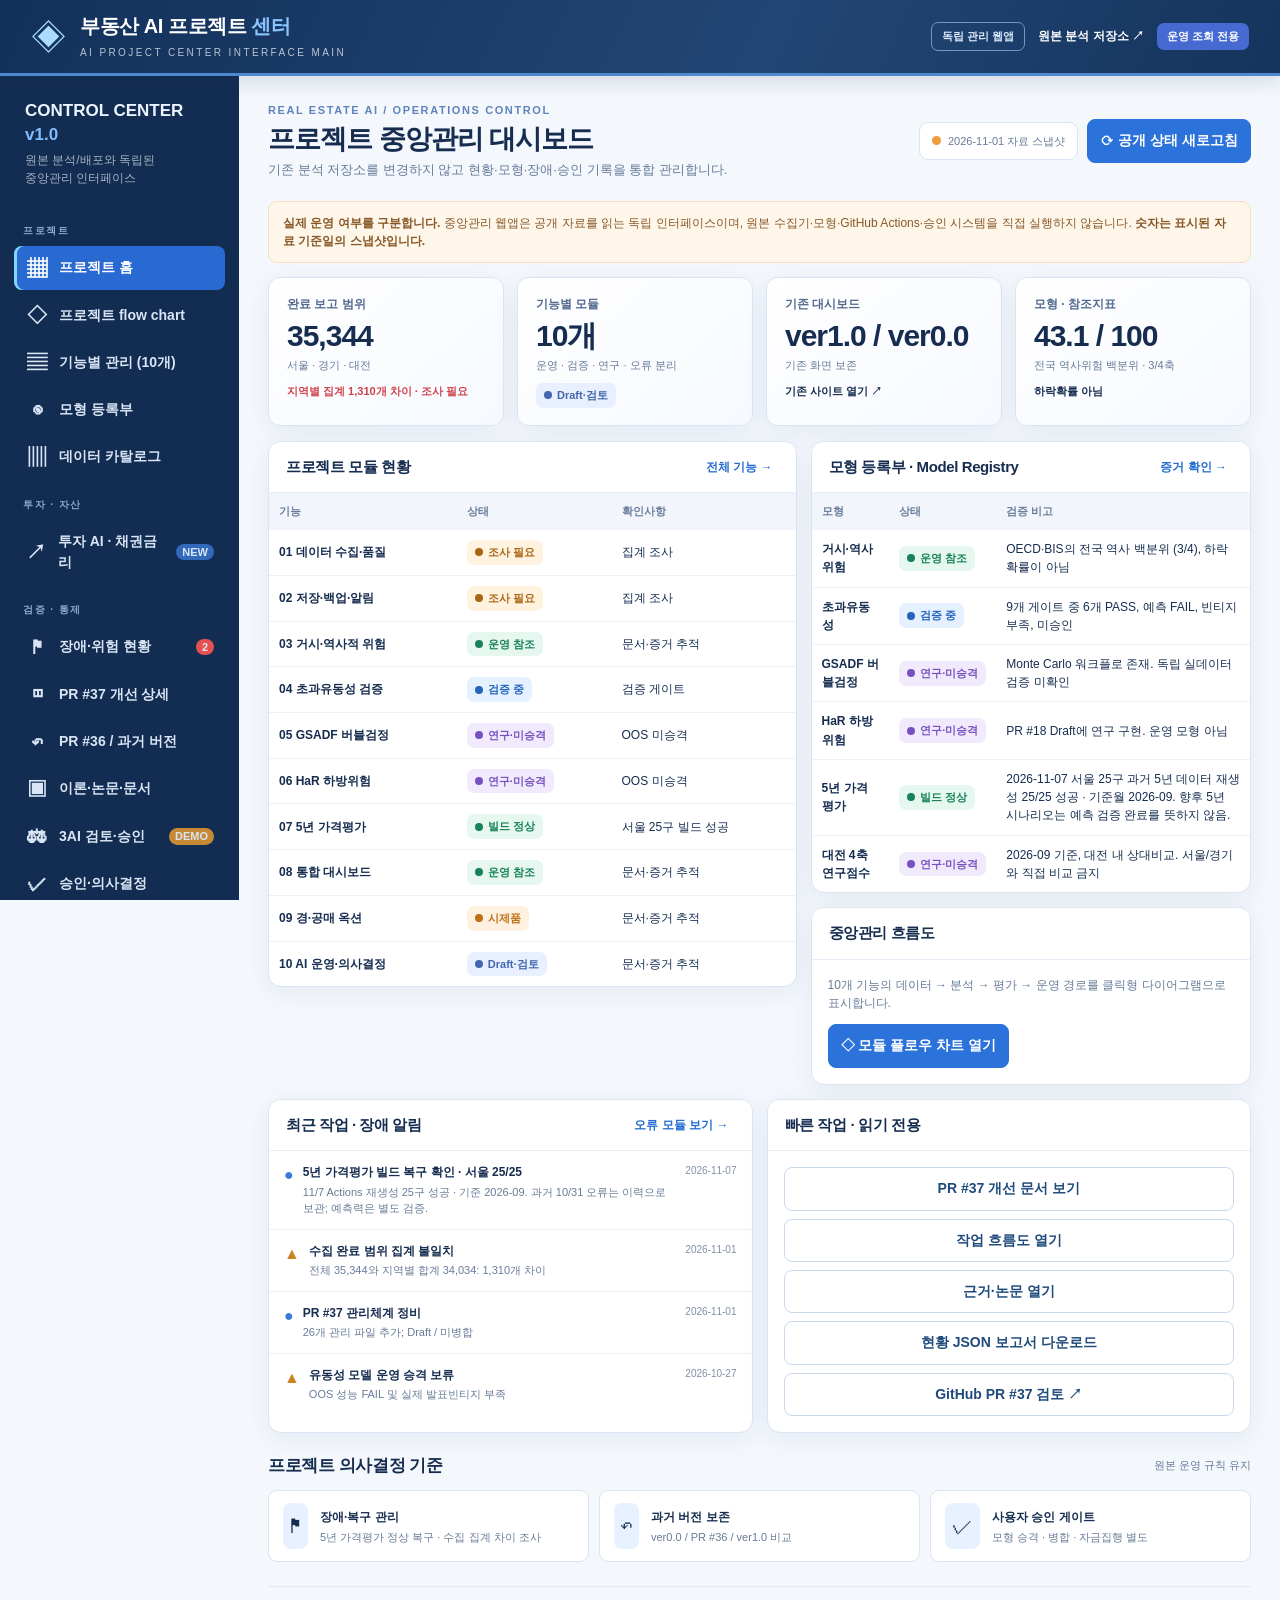
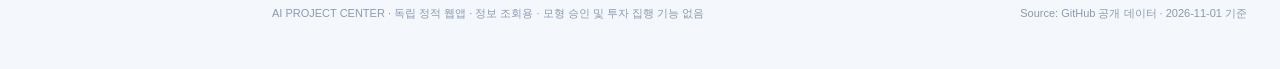
<file: index.html>
<!doctype html>
<html lang="ko">
<head>
  <meta charset="utf-8"/>
  <meta name="viewport" content="width=device-width,initial-scale=1"/>
  <meta name="theme-color" content="#122c53"/>
  <meta name="description" content="독립 GitHub Pages 기반 부동산 AI 프로젝트 중앙관리 및 검증 모니터"/>
  <title>AI Project Center Interface Main | 부동산 AI 프로젝트</title>
  <link rel="icon" href="assets/favicon.svg" type="image/svg+xml"/>
  <link rel="stylesheet" href="assets/styles.css"/>
  <script type="module" src="assets/app.js?v=20261107-valuation"></script>
</head>
<body>
  <header class="topbar">
    <div class="brand"><span class="logo">◈</span><div><strong>부동산 AI 프로젝트 <em>센터</em></strong><small>AI PROJECT CENTER INTERFACE MAIN</small></div></div>
    <div class="top-actions"><span class="tag outline">독립 관리 웹앱</span><a class="top-link" target="_blank" rel="noopener" href="https://github.com/edwardlim1004/realestate_AI_anysis_20260927">원본 분석 저장소 ↗</a><span class="tag draft">운영 조회 전용</span></div>
  </header>
  <div class="layout">
    <aside class="sidebar" id="sidebar">
      <div class="side-title">CONTROL CENTER <span>v1.0</span></div>
      <div class="side-caption">원본 분석/배포와 독립된<br/>중앙관리 인터페이스</div>
      <div class="side-group">프로젝트</div>
      <nav id="nav">
        <a href="#overview" data-view="overview"><span>▦</span>프로젝트 홈</a>
        <a href="#flow" data-view="flow"><span>◇</span>프로젝트 flow chart</a>
        <a href="#modules" data-view="modules"><span>▤</span>기능별 관리 (10개)</a>
        <a href="#models" data-view="models"><span>◉</span>모형 등록부</a>
        <a href="#data" data-view="data"><span>▥</span>데이터 카탈로그</a>
      </nav>
      <div class="side-group">투자 · 자산</div>
      <nav>
        <a href="investment-ai/"><span>↗</span>투자 AI · 채권금리 <b class="nav-count" style="background:#326abb">NEW</b></a>
      </nav>
      <div class="side-group">검증 · 통제</div>
      <nav>
        <a href="#issues" data-view="issues"><span>⚑</span>장애·위험 현황 <b class="nav-count">2</b></a>
        <a href="#pr37" data-view="pr37"><span>◫</span>PR #37 개선 상세</a>
        <a href="#history" data-view="history"><span>↶</span>PR #36 / 과거 버전</a>
        <a href="#docs" data-view="docs"><span>▣</span>이론·논문·문서</a>
        <a href="ai-review.html"><span>⚖</span>3AI 검토·승인 <b class="nav-count" style="background:#c68a36">DEMO</b></a>
        <a href="#approval" data-view="approval"><span>✓</span>승인·의사결정</a>
      </nav>
      <div class="side-footer"><span class="status-dot"></span><span>원본 시스템 변경 없음</span><small>공개 GitHub 정보만 조회</small></div>
    </aside>
    <main id="main">
      <div class="content-head">
        <div><div class="eyebrow">REAL ESTATE AI / OPERATIONS CONTROL</div><h1 id="page-title">프로젝트 중앙관리 대시보드</h1><p id="page-subtitle">서울·경기·대전 분석 프로젝트의 기능, 모델 검증, 작업 증거 및 오류를 통합 조회합니다.</p></div>
        <div class="head-actions"><div class="source-stamp"><span class="status-dot orange"></span><span id="stamp">2026-11-01 자료 스냅샷</span></div><button id="refresh" class="btn primary" type="button">⟳ 공개 상태 새로고침</button></div>
      </div>
      <div id="page" aria-live="polite"></div>
      <footer class="footer">AI PROJECT CENTER · 독립 정적 웹앱 · 정보 조회용 · 모형 승인 및 투자 집행 기능 없음 <span>Source: GitHub 공개 데이터 · 2026-11-01 기준</span></footer>
    </main>
  </div>
  <div id="modal" class="modal" hidden><div class="modal-backdrop" data-close="true"></div><section class="modal-dialog" role="dialog" aria-modal="true" aria-labelledby="modal-title"><header><h2 id="modal-title"></h2><button aria-label="닫기" type="button" id="modal-close">✕</button></header><div id="modal-body"></div></section></div>
  <div id="toast" role="status" aria-live="polite"></div>
</body>
</html>
</file>
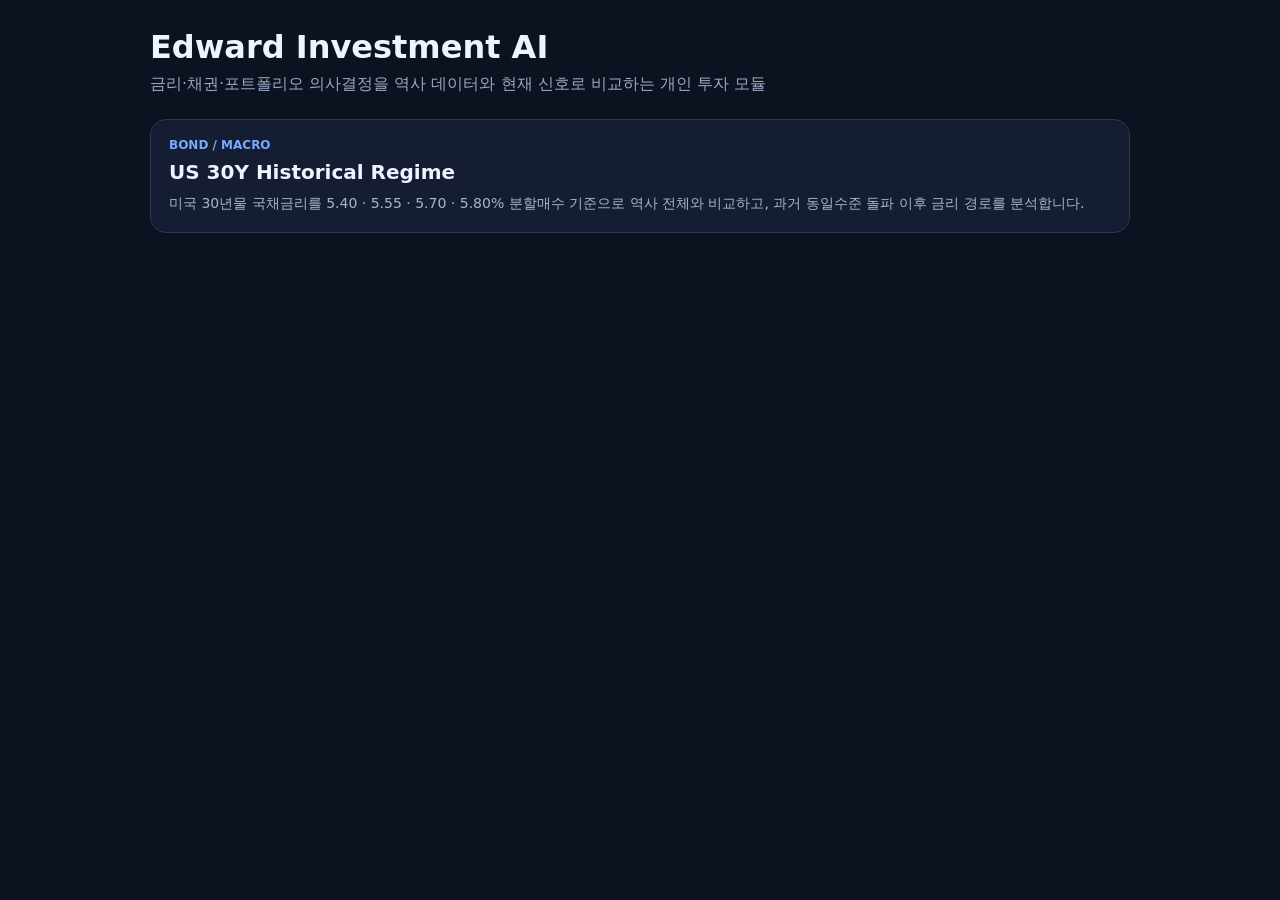
<file: investment-ai/index.html>
<!doctype html>
<html lang="ko">
<head>
<meta charset="utf-8"><meta name="viewport" content="width=device-width,initial-scale=1">
<title>Edward Investment AI</title>
<style>
body{margin:0;background:#0c1220;color:#eef3ff;font-family:system-ui,-apple-system,"Segoe UI",Roboto,"Noto Sans KR",sans-serif}
.wrap{max-width:980px;margin:auto;padding:28px}h1{margin:0 0 8px}.sub{color:#9aa8c2}
.grid{display:grid;grid-template-columns:repeat(auto-fit,minmax(260px,1fr));gap:14px;margin-top:24px}
.card{display:block;text-decoration:none;color:inherit;background:#141d31;border:1px solid #2a3856;border-radius:16px;padding:18px}
.card:hover{border-color:#76a9ff;transform:translateY(-1px)}.tag{font-size:12px;color:#76a9ff;font-weight:700}.title{font-size:20px;font-weight:800;margin:8px 0}.desc{font-size:14px;color:#a9b5ca;line-height:1.6}
</style></head>
<body><div class="wrap">
<h1>Edward Investment AI</h1>
<div class="sub">금리·채권·포트폴리오 의사결정을 역사 데이터와 현재 신호로 비교하는 개인 투자 모듈</div>
<div class="grid">
<a class="card" href="us30y-history/">
  <div class="tag">BOND / MACRO</div>
  <div class="title">US 30Y Historical Regime</div>
  <div class="desc">미국 30년물 국채금리를 5.40 · 5.55 · 5.70 · 5.80% 분할매수 기준으로 역사 전체와 비교하고, 과거 동일수준 돌파 이후 금리 경로를 분석합니다.</div>
</a>
</div>
</div></body></html>
</file>
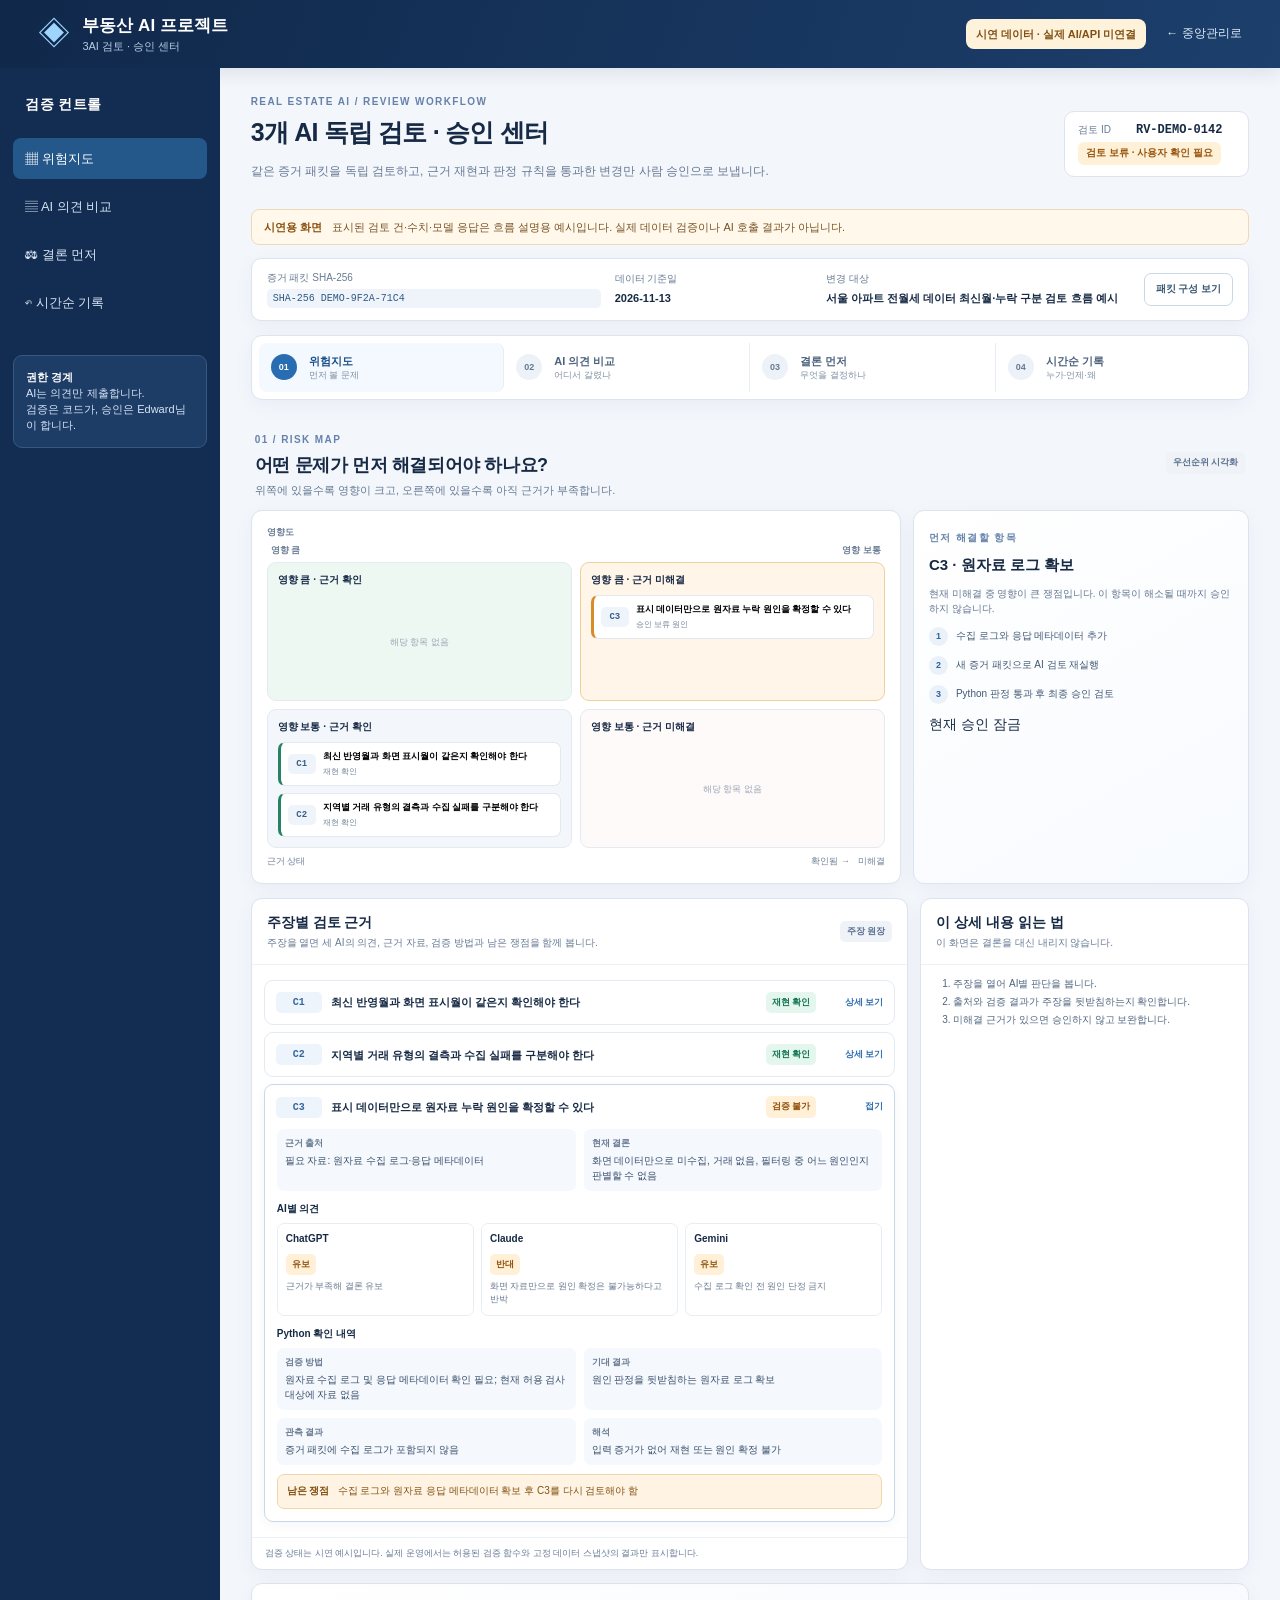
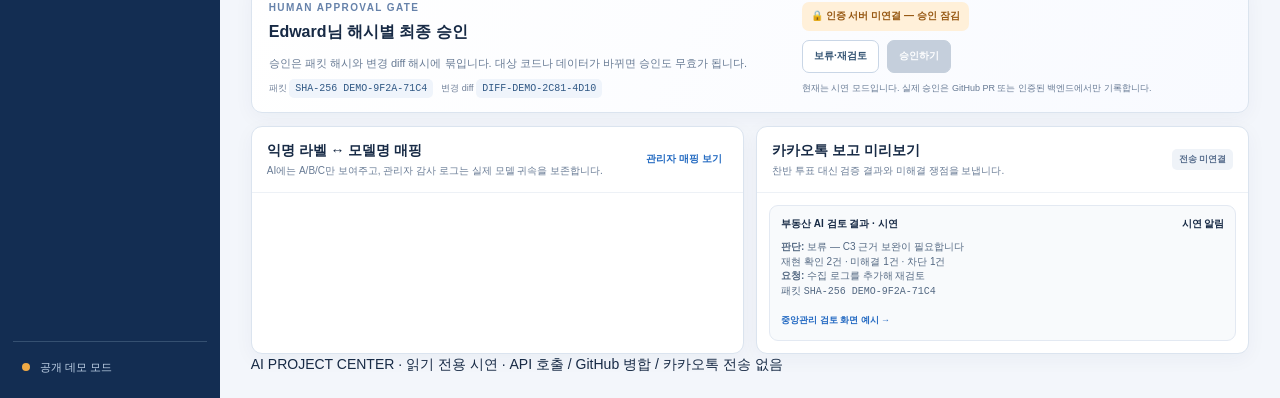
<file: ai-review.html>
<!doctype html>
<html lang="ko">
<head>
  <meta charset="utf-8"/>
  <meta name="viewport" content="width=device-width,initial-scale=1"/>
  <meta name="theme-color" content="#122c53"/>
  <meta name="description" content="부동산 AI 프로젝트의 3개 모델 독립 검토 및 승인 게이트 시연 화면"/>
  <title>3AI 검토·승인 센터 | 부동산 AI 프로젝트</title>
  <link rel="stylesheet" href="assets/ai-review.css"/>
  <script defer src="assets/ai-review.js"></script>
</head>
<body>
  <header class="topbar">
    <a class="brand" href="index.html"><span class="brand-mark">◈</span><span><strong>부동산 AI 프로젝트</strong><small>3AI 검토 · 승인 센터</small></span></a>
    <div class="topbar-right"><span class="demo-tag">시연 데이터 · 실제 AI/API 미연결</span><a class="back-link" href="index.html">← 중앙관리로</a></div>
  </header>
  <div class="shell">
    <aside class="sidebar">
      <div class="side-heading">검증 컨트롤</div>
      <a class="side-link active" href="#view-risk" data-view="risk">▦ 위험지도</a>
      <a class="side-link" href="#view-compare" data-view="compare">▤ AI 의견 비교</a>
      <a class="side-link" href="#view-conclusion" data-view="conclusion">⚖ 결론 먼저</a>
      <a class="side-link" href="#view-timeline" data-view="timeline">↶ 시간순 기록</a>
      <div class="side-note"><b>권한 경계</b><br/>AI는 의견만 제출합니다.<br/>검증은 코드가, 승인은 Edward님이 합니다.</div>
      <div class="sidebar-bottom"><span class="status-dot"></span> 공개 데모 모드</div>
    </aside>
    <main id="overview">
      <section class="page-head">
        <div><div class="eyebrow">REAL ESTATE AI / REVIEW WORKFLOW</div><h1>3개 AI 독립 검토 · 승인 센터</h1><p>같은 증거 패킷을 독립 검토하고, 근거 재현과 판정 규칙을 통과한 변경만 사람 승인으로 보냅니다.</p></div>
        <div class="review-id"><span>검토 ID</span><b id="review-id">불러오는 중</b><span class="state-badge hold" id="review-status">시연 로드 중</span></div>
      </section>
      <div class="demo-banner"><b>시연용 화면</b><span>표시된 검토 건·수치·모델 응답은 흐름 설명용 예시입니다. 실제 데이터 검증이나 AI 호출 결과가 아닙니다.</span></div>
      <section class="packet-bar" aria-label="증거 패킷 정보">
        <div><span class="label">증거 패킷 SHA-256</span><code id="packet-hash">—</code></div>
        <div><span class="label">데이터 기준일</span><b id="as-of">—</b></div>
        <div><span class="label">변경 대상</span><b id="change-target">—</b></div>
        <button class="button secondary" id="packet-button" type="button">패킷 구성 보기</button>
      </section>
      <nav class="view-tabs panel" aria-label="검토 화면 선택" role="tablist">
        <button class="view-tab active" role="tab" aria-selected="true" data-view="risk"><span>01</span><b>위험지도</b><small>먼저 볼 문제</small></button>
        <button class="view-tab" role="tab" aria-selected="false" data-view="compare"><span>02</span><b>AI 의견 비교</b><small>어디서 갈렸나</small></button>
        <button class="view-tab" role="tab" aria-selected="false" data-view="conclusion"><span>03</span><b>결론 먼저</b><small>무엇을 결정하나</small></button>
        <button class="view-tab" role="tab" aria-selected="false" data-view="timeline"><span>04</span><b>시간순 기록</b><small>누가·언제·왜</small></button>
      </nav>
      <section class="view-pane active" id="view-risk" role="tabpanel">
        <div class="view-heading"><div><span class="eyebrow">01 / RISK MAP</span><h2>어떤 문제가 먼저 해결되어야 하나요?</h2><p>위쪽에 있을수록 영향이 크고, 오른쪽에 있을수록 아직 근거가 부족합니다.</p></div><span class="small-tag">우선순위 시각화</span></div>
        <div id="risk-map" class="risk-layout"></div>
      </section>
      <section class="view-pane" id="view-compare" role="tabpanel" hidden>
        <div class="view-heading"><div><span class="eyebrow">02 / AI COMPARISON</span><h2>세 AI가 같은 점과 다른 점</h2><p>먼저 각 AI의 독립 의견을 보고, 익명 교차검토에서 누가 누구의 어떤 주장을 확인했는지 살펴봅니다.</p></div></div>
        <section class="review-switch panel">
          <div><h3>검토 방식</h3><p>교차검토에서는 모델 이름 대신 무작위 라벨을 사용합니다.</p></div>
          <div class="tab-list" role="tablist" aria-label="AI 검토 단계">
            <button class="tab active" role="tab" aria-selected="true" data-tab="independent">독립 검토</button>
            <button class="tab" role="tab" aria-selected="false" data-tab="cross">익명 교차검토</button>
          </div>
        </section>
        <section class="model-grid" id="model-grid"></section>
        <div class="panel compare-claims"><div class="panel-title"><div><h3>주장별 의견 차이</h3><p>표의 주장을 누르면 아래 근거 상세에서 이유와 검증 결과를 확인할 수 있습니다.</p></div></div><div id="compare-claims"></div></div>
      </section>
      <section class="view-pane" id="view-conclusion" role="tabpanel" hidden>
        <div class="view-heading"><div><span class="eyebrow">03 / DECISION</span><h2>현재 결론과 필요한 다음 행동</h2><p>미해결 근거가 있으면 다수 의견이어도 승인을 잠급니다.</p></div></div>
        <section class="decision-summary panel" id="decision-summary" aria-live="polite"></section>
        <section class="steps" aria-label="검토 진행 단계" id="steps"></section>
        <section class="summary-grid" id="summary-cards"></section>
        <aside class="panel gate-panel conclusion-gate" id="decision">
          <div class="panel-title"><div><h3>자동 판정 근거</h3><p>각 규칙이 통과·보류·차단된 이유를 함께 표시합니다.</p></div><span class="gate-icon">⌘</span></div>
          <div id="gates"></div><div class="decision-callout" id="decision-callout"></div>
        </aside>
      </section>
      <section class="view-pane" id="view-timeline" role="tabpanel" hidden>
        <div class="view-heading"><div><span class="eyebrow">04 / AUDIT TRAIL</span><h2>검토가 진행된 순서</h2><p>각 기록에 담당자, 시각, 실행 방법, 이유와 결과를 표시합니다.</p></div><span class="small-tag">시각순 기록</span></div>
        <section class="panel event-panel" id="activity"><div id="event-timeline" class="event-timeline"></div></section>
      </section>
      <section class="content-grid" id="evidence">
        <div class="panel evidence-panel">
          <div class="panel-title"><div><h2>주장별 검토 근거</h2><p>주장을 열면 세 AI의 의견, 근거 자료, 검증 방법과 남은 쟁점을 함께 봅니다.</p></div><span class="small-tag">주장 원장</span></div>
          <div id="claim-cards" class="claim-cards"></div>
          <p class="table-foot">검증 상태는 시연 예시입니다. 실제 운영에서는 허용된 검증 함수와 고정 데이터 스냅샷의 결과만 표시합니다.</p>
        </div>
        <aside class="panel guide-panel"><div class="panel-title"><div><h2>이 상세 내용 읽는 법</h2><p>이 화면은 결론을 대신 내리지 않습니다.</p></div></div><ol><li>주장을 열어 AI별 판단을 봅니다.</li><li>출처와 검증 결과가 주장을 뒷받침하는지 확인합니다.</li><li>미해결 근거가 있으면 승인하지 않고 보완합니다.</li></ol></aside>
      </section>
      <section class="panel approval-panel">
        <div class="approval-copy"><div class="eyebrow">HUMAN APPROVAL GATE</div><h2>Edward님 해시별 최종 승인</h2><p>승인은 패킷 해시와 변경 diff 해시에 묶입니다. 대상 코드나 데이터가 바뀌면 승인도 무효가 됩니다.</p><div class="hash-pair"><span>패킷 <code id="approval-packet-hash">—</code></span><span>변경 diff <code id="diff-hash">—</code></span></div></div>
        <div class="approval-actions"><span class="approval-lock" id="approval-lock">🔒 인증 서버 미연결 — 승인 잠김</span><div><button class="button secondary" id="hold-button" type="button">보류·재검토</button><button class="button approve" id="approve-button" type="button" disabled>승인하기</button></div><small>현재는 시연 모드입니다. 실제 승인은 GitHub PR 또는 인증된 백엔드에서만 기록합니다.</small></div>
      </section>
      <section class="bottom-grid">
        <div class="panel" id="audit"><div class="panel-title"><div><h2>익명 라벨 ↔ 모델명 매핑</h2><p>AI에는 A/B/C만 보여주고, 관리자 감사 로그는 실제 모델 귀속을 보존합니다.</p></div><button class="text-button" id="mapping-toggle" type="button" aria-expanded="false">관리자 매핑 보기</button></div><div id="mapping-body" hidden></div></div>
        <div class="panel kakao-panel"><div class="panel-title"><div><h2>카카오톡 보고 미리보기</h2><p>찬반 투표 대신 검증 결과와 미해결 쟁점을 보냅니다.</p></div><span class="small-tag">전송 미연결</span></div><div id="kakao-preview"></div></div>
      </section>
      <footer>AI PROJECT CENTER · 읽기 전용 시연 · API 호출 / GitHub 병합 / 카카오톡 전송 없음</footer>
    </main>
  </div>
  <dialog id="info-dialog"><form method="dialog"><header><h2 id="dialog-title">상세 정보</h2><button class="icon-close" aria-label="닫기">×</button></header><div id="dialog-content"></div><button class="button secondary dialog-close">닫기</button></form></dialog>
</body>
</html>
</file>
<file: assets/styles.css>
:root{--ink:#162d50;--muted:#677b98;--border:#dbe4f2;--bg:#f4f7fc;--deep:#0f274b;--blue:#2873df;--blue2:#4aa4f9;--green:#168764;--red:#d94c4c;--violet:#7d5ce7;--orange:#be7516;--shadow:0 6px 24px rgba(33,73,121,.07)}
*{box-sizing:border-box}html{scroll-behavior:smooth}body{margin:0;font:14px/1.52 ui-sans-serif,-apple-system,BlinkMacSystemFont,'Malgun Gothic','Apple SD Gothic Neo',Arial,sans-serif;color:var(--ink);background:var(--bg)}a{color:inherit;text-decoration:none}button{font:inherit;cursor:pointer}button:focus-visible,a:focus-visible,[tabindex]:focus-visible{outline:3px solid #70b5ff;outline-offset:3px}.topbar{height:76px;background:linear-gradient(115deg,#12305a,#224675 60%,#15345d);color:#fff;display:flex;justify-content:space-between;align-items:center;gap:16px;padding:0 31px;border-bottom:3px solid #4c89cf;position:sticky;top:0;z-index:25;box-shadow:0 5px 18px #14345b26}.brand{display:flex;align-items:center;gap:14px}.logo{font-size:35px;color:#abdcff;line-height:1}.brand strong{font-size:20px;letter-spacing:-.45px;display:block}.brand strong em{font-style:normal;color:#8bc5ff}.brand small{font-size:10px;letter-spacing:2.4px;opacity:.7}.top-actions{display:flex;gap:13px;align-items:center}.top-link{font-weight:700;font-size:12px;white-space:nowrap}.top-link:hover{text-decoration:underline}.tag{font-size:11px;font-weight:700;padding:5px 10px;border-radius:7px;display:inline-block;white-space:nowrap}.tag.outline{border:1px solid #7198c1;color:#dce9fc}.tag.draft{background:#466ad2;color:#fff}.layout{display:grid;grid-template-columns:239px minmax(0,1fr);min-height:calc(100vh - 76px)}.sidebar{background:#132c51;color:#ecf4ff;min-height:calc(100vh - 76px);position:sticky;top:76px;height:calc(100vh - 76px);overflow:auto;padding:23px 14px 16px}.side-title{font-size:17px;font-weight:850;line-height:1.4;padding:0 11px}.side-title span{color:#81bdff}.side-caption{font-size:12px;opacity:.68;padding:4px 11px 18px}.side-group{font-size:10px;letter-spacing:1.5px;color:#8ba7ca;font-weight:800;text-transform:uppercase;margin:18px 9px 8px}.sidebar nav{display:grid;gap:4px}.sidebar nav a{padding:11px 11px;border-radius:8px;display:flex;align-items:center;gap:11px;transition:.16s;color:#d9e5f4;font-weight:600}.sidebar nav a span{font-size:20px;width:23px;text-align:center;line-height:1}.sidebar nav a:hover{background:#25466d}.sidebar nav a.active{background:#2869d2;color:#fff;box-shadow:inset 3px 0 0 #80d4ff}.nav-count{margin-left:auto;border-radius:15px;font-size:11px;padding:0 6px;background:#e75050}.side-footer{margin-top:30px;border-top:1px solid #345175;padding:20px 8px;font-size:12px;display:grid;grid-template-columns:13px 1fr;align-items:center;gap:2px 6px}.side-footer small{grid-column:2;color:#9db0cb}.status-dot{width:9px;height:9px;background:#3ed8b2;border-radius:50%;display:inline-block}.status-dot.orange{background:#ed9b3b}main{max-width:1800px;width:100%;margin:0 auto;padding:26px 29px 30px}.content-head{display:flex;justify-content:space-between;align-items:center;gap:24px;margin-bottom:21px}.eyebrow{font-size:11px;font-weight:850;letter-spacing:1.6px;color:#5f84bd}h1{margin:2px 0 3px;font-size:27px;line-height:1.35;letter-spacing:-1px}h2,h3{letter-spacing:-.4px}p{margin:0}#page-subtitle{font-size:13px;color:var(--muted)}.head-actions{display:flex;align-items:center;gap:9px;flex-shrink:0}.source-stamp{display:flex;gap:7px;align-items:center;background:#fff;border:1px solid var(--border);padding:10px 12px;border-radius:9px;color:var(--muted);font-size:11px}.btn{border:1px solid #c9d8eb;background:#fff;color:#204b7c;padding:10px 12px;border-radius:8px;font-weight:800;display:inline-flex;align-items:center;justify-content:center;gap:7px;white-space:nowrap}.btn:hover{border-color:#5b94ea;background:#f5faff}.btn.primary{background:#2b72da;color:white;border-color:#2b72da}.btn.primary:hover{background:#185bb8}.btn.dark{background:#173d70;color:#fff;border-color:#173d70}.btn.sm{font-size:11px;padding:6px 10px}.btn:disabled{opacity:.55;cursor:not-allowed}.panel{background:white;border:1px solid var(--border);border-radius:13px;box-shadow:var(--shadow);overflow:hidden;min-width:0}.panel-head{display:flex;align-items:center;justify-content:space-between;padding:14px 17px;gap:9px;border-bottom:1px solid #e8eef8;background:#fff}.panel-head h2{margin:0;font-size:15px}.panel-head small{color:var(--muted);font-weight:500}.panel-body{padding:16px}.link-action{font-size:12px;color:#246cd1;font-weight:750;background:none;border:0}.link-action:hover{text-decoration:underline}.metric-grid{display:grid;grid-template-columns:repeat(4,minmax(0,1fr));gap:13px;margin-bottom:15px}.metric{padding:17px 18px;min-height:134px;background:linear-gradient(140deg,#fff,#f6f9ff);border:1px solid var(--border);border-radius:12px;box-shadow:var(--shadow)}.metric .label{font-size:12px;color:#536a8e;font-weight:800}.metric .val{font-size:30px;font-weight:850;line-height:1.45;letter-spacing:-1px}.metric .sub{font-size:11px;color:var(--muted)}.metric .foot{font-size:11px;margin-top:9px;font-weight:800}.metric .alert{color:#d34343}.split{display:grid;grid-template-columns:1.25fr 1fr .86fr;gap:14px}.stack{display:grid;gap:14px;align-content:start}.section{margin-top:16px}.legend{display:flex;align-items:center;gap:9px;flex-wrap:wrap}.pill{display:inline-flex;align-items:center;gap:5px;border-radius:7px;font-size:11px;font-weight:800;padding:4px 8px;white-space:nowrap}.pill.operating{background:#e6f7ef;color:#16815b}.pill.warning{background:#fff2df;color:#a86614}.pill.validation{background:#e5f1ff;color:#2364bd}.pill.research{background:#f1eafd;color:#7751c0}.pill.failure{background:#ffe8e9;color:#b93540}.pill.prototype{background:#fff1df;color:#bd6f14}.pill.review{background:#e8efff;color:#4466ae}.dot{display:inline-block;width:8px;height:8px;border-radius:50%;background:currentColor}.table-wrap{overflow:auto}.tbl{width:100%;border-collapse:collapse;font-size:12px}.tbl th{font-size:11px;text-align:left;color:#6a7e9b;background:#f2f5fb;padding:10px 10px;white-space:nowrap}.tbl td{padding:10px;border-bottom:1px solid #eef1f8;vertical-align:middle}.tbl tbody tr:last-child td{border-bottom:0}.tbl tr.clickable:hover td{background:#f4f8ff;cursor:pointer}.tbl td strong{font-weight:800}.progress{height:7px;background:#e6edf6;border-radius:7px;overflow:hidden;min-width:65px}.progress span{display:block;height:100%;background:linear-gradient(90deg,#2cb892,#37a36f);border-radius:7px}.text-muted{color:var(--muted)}.text-red{color:#cf424b}.text-blue{color:#276ac6}.mini-list{display:grid}.mini-list .item{padding:12px 15px;display:flex;align-items:flex-start;gap:9px;border-bottom:1px solid #edf1f8}.mini-list .item:last-child{border-bottom:0}.mini-list .item b{font-size:12px;display:block}.mini-list .item p{font-size:11px;color:var(--muted);margin-top:2px}.mini-list .item time{font-size:10px;color:#8190a6;margin-left:auto;white-space:nowrap}.severity-mark{font-size:16px}.severity-mark.critical{color:#d9434c}.severity-mark.warning{color:#c98320}.severity-mark.info{color:#377bd6}.mini-list .item.clickable:hover{cursor:pointer;background:#f5f9ff}.section-heading{margin:20px 0 11px;display:flex;align-items:center;justify-content:space-between;gap:10px}.section-heading h2{margin:0;font-size:17px}.quick-grid{display:grid;grid-template-columns:repeat(3,1fr);gap:10px}.quick{padding:12px 14px;text-align:left;background:#fff;border:1px solid var(--border);border-radius:9px;display:flex;gap:12px;align-items:center;color:var(--ink)}.quick:hover{border-color:#71a8ed;box-shadow:var(--shadow)}.quick .qicon{font-size:21px;background:#e8f1ff;padding:7px;border-radius:8px}.quick b{font-size:12px}.quick small{display:block;color:var(--muted);margin-top:2px;font-size:11px}.note{background:#eff5ff;color:#3b5d87;border:1px solid #dceaff;border-radius:9px;padding:12px 14px;font-size:12px}.warning-note{background:#fff6ea;color:#875827;border-color:#f3dfc0}.danger-note{background:#fff1f1;color:#97424c;border-color:#f2c7cf}.module-cards{display:grid;grid-template-columns:repeat(3,minmax(0,1fr));gap:13px}.module-card{border:1px solid var(--border);border-radius:12px;background:#fff;text-align:left;padding:16px;min-height:166px;position:relative;box-shadow:var(--shadow);color:var(--ink)}.module-card:hover{border-color:#83abdf;transform:translateY(-1px)}.module-card .mod-number{color:#9db0c9;font-weight:900;font-size:13px}.module-card h3{font-size:15px;margin:10px 0 7px}.module-card p{font-size:12px;color:var(--muted)}.module-card .pill{position:absolute;top:14px;right:14px}.flow-toolbar{display:flex;gap:8px;flex-wrap:wrap;align-items:center}.flow-container{display:grid;grid-template-columns:minmax(0,1fr) 330px;gap:14px;align-items:start}.flow-board{position:relative;background:radial-gradient(circle at 1px 1px,#dce7f6 1px,transparent 0) 0 0/17px 17px,#fff;border:1px solid var(--border);border-radius:13px;min-width:0;overflow:hidden}.flow-board svg{display:block;width:100%;height:auto;transition:transform .18s ease;transform-origin:50% 50%}.flow-board svg .flow-node{cursor:pointer}.flow-board svg .flow-node:hover .node-bg{filter:drop-shadow(0 5px 6px rgba(38,89,150,.18));stroke-width:2.7}.flow-board svg .flow-node.selected .node-bg{stroke:#206ad5;stroke-width:3.3;filter:drop-shadow(0 2px 6px rgba(38,89,150,.24))}.flow-label{display:flex;gap:8px;font-size:11px;color:var(--muted);flex-wrap:wrap;padding:15px 16px;background:white;border-bottom:1px solid var(--border)}.flow-area{overflow:hidden}.stage-strip{display:grid;grid-template-columns:repeat(4,1fr);border-top:1px solid var(--border);background:#f3f7fd}.stage-strip span{padding:12px 9px;text-align:center;font-size:11px;font-weight:750;color:#52739b;border-right:1px solid var(--border)}.stage-strip span:last-child{border-right:0}.detail{padding:17px}.detail h2{font-size:19px;margin:6px 0}.detail p{color:var(--muted);font-size:12px}.detail-meta{display:grid;grid-template-columns:70px 1fr;gap:9px;border-top:1px solid #ecf0f7;padding-top:13px;margin-top:14px;font-size:12px}.detail-meta dt{color:#7890ab;font-weight:800}.detail-meta dd{margin:0;overflow-wrap:anywhere}.detail ul,.modal ul{margin:12px 0;padding-left:17px}.detail li{margin-bottom:7px;color:#536980;font-size:12px}.file-chips{display:grid;gap:6px;margin-top:9px}.file-chips a{display:block;color:#225fb1;background:#edf4ff;border:1px solid #d8e6fa;border-radius:6px;padding:7px 8px;font-size:11px;overflow-wrap:anywhere}.file-chips a:hover{background:#dbeafd}.refitem{display:flex;gap:11px;justify-content:space-between;padding:13px 0;border-bottom:1px solid #e9edf5;align-items:center}.refitem:last-child{border-bottom:0}.refitem h3{font-size:13px;margin:0}.refitem p{font-size:12px;color:var(--muted);margin:5px 0 0}.refitem .pill{margin-bottom:5px}.refitem a{white-space:nowrap;color:#286dd3;font-size:12px;font-weight:800}.doc-grid{display:grid;grid-template-columns:repeat(2,minmax(0,1fr));gap:13px}.doc-card{padding:16px;border:1px solid var(--border);background:#fff;border-radius:12px;cursor:pointer;text-align:left;min-height:114px}.doc-card:hover{border-color:#7da9df;background:#faffff}.doc-card .doc-icon{font-size:22px;color:#4b7cb5}.doc-card b{display:block;margin-top:5px}.doc-card small{color:var(--muted)}.comparison{display:grid;grid-template-columns:1fr 1fr;gap:15px}.comparison .panel{padding:22px}.comparison h2{margin:0 0 12px}.comparison p{color:#657b94;font-size:13px}.comparison ul{padding-left:18px}.comparison li{padding:4px 0;font-size:12px}.comparison .later{border-top:4px solid #7558dc}.comparison .earlier{border-top:4px solid #7182a0}.approval-grid{display:grid;grid-template-columns:1.2fr 1fr;gap:14px}.lockbox{padding:23px;background:linear-gradient(135deg,#173f74,#234b80);color:white;border-radius:14px}.lockbox h2{margin:0 0 8px}.lockbox p{color:#e6efff}.lockbox .pill{margin-top:13px}.footer{display:flex;justify-content:space-between;gap:12px;flex-wrap:wrap;color:#8a9bb2;font-size:11px;border-top:1px solid #e2eaf5;margin-top:24px;padding:18px 4px}.modal{position:fixed;inset:0;z-index:100;display:grid;place-items:center}.modal[hidden]{display:none}.modal-backdrop{position:absolute;inset:0;background:#0d213cc4}.modal-dialog{background:#fff;position:relative;max-width:770px;width:min(94vw,770px);max-height:88vh;overflow:auto;box-shadow:0 30px 90px #07152677;border-radius:13px}.modal-dialog header{display:flex;align-items:center;justify-content:space-between;padding:17px 20px;border-bottom:1px solid var(--border);position:sticky;top:0;background:#fff}.modal-dialog header h2{margin:0;font-size:19px}.modal-dialog header button{border:0;background:#eef3f9;border-radius:8px;padding:7px 11px}.modal-dialog #modal-body{padding:20px}.modal .text-section{padding-bottom:18px;border-bottom:1px solid var(--border);margin-bottom:18px}.modal .text-section h3{margin:0 0 8px}.modal .text-section p{font-size:13px;color:#60758c}.modal .text-section li{font-size:13px;color:#60758c}#toast{position:fixed;bottom:20px;right:20px;background:#143b67;color:#fff;border-radius:10px;padding:12px 16px;box-shadow:var(--shadow);display:none;z-index:130;font-weight:700;font-size:12px}#toast.show{display:block}.refresh-note{font-size:12px;color:var(--muted);margin:5px 0 14px}.filters{display:flex;gap:8px;flex-wrap:wrap;margin:0 0 14px}.filters button{font-size:11px;padding:7px 12px;border:1px solid var(--border);background:white;border-radius:8px;color:#38577a;font-weight:750}.filters button.selected{background:#1f5eac;color:white;border-color:#1f5eac}.issue-card{padding:16px;border:1px solid var(--border);border-left:4px solid #d84d54;border-radius:9px;background:white;margin-bottom:12px;display:flex;justify-content:space-between;align-items:center;gap:12px}.issue-card.warning{border-left-color:#df9a3b}.issue-card.info{border-left-color:#2b81e4}.issue-card h3{font-size:14px;margin:0 0 5px}.issue-card p{font-size:12px;color:#667a95}.issue-card small{font-size:11px;color:#8797aa}.empty{padding:30px;text-align:center;color:var(--muted)}.pill-note{margin-left:4px;font-size:11px;color:#70829a}.kbd{font-family:ui-monospace,monospace;border:1px solid #dde6f2;border-radius:4px;padding:1px 4px;background:#f6f8fc;font-size:11px}
@media(max-width:1350px){.split{grid-template-columns:1.2fr 1fr}.split .stack:last-child{grid-column:1/-1;grid-template-columns:1fr 1fr}.module-cards{grid-template-columns:repeat(2,1fr)}.flow-container{grid-template-columns:minmax(0,1fr) 290px}}
@media(max-width:1080px){.layout{grid-template-columns:70px 1fr}.sidebar{padding:20px 7px}.side-title,.side-caption,.side-group,.side-footer,.sidebar nav a b{display:none}.sidebar nav a{justify-content:center;padding:11px 5px;font-size:0}.sidebar nav a span{font-size:22px}.top-actions .tag.outline{display:none}main{padding:19px}.flow-container{grid-template-columns:1fr}.detail{max-width:none}.metric-grid{grid-template-columns:repeat(2,1fr)}}
@media(max-width:700px){.topbar{height:65px;padding:0 12px}.brand strong{font-size:14px}.brand small{font-size:8px;letter-spacing:1px}.top-link,.top-actions .tag{display:none}.layout{display:block}.sidebar{position:relative;top:auto;height:auto;min-height:auto;display:block;padding:5px 8px;overflow-x:auto}.sidebar nav{display:flex;flex-wrap:nowrap;gap:5px}.sidebar nav a{padding:10px;flex-shrink:0}.side-group,.side-footer{display:none}main{padding:16px 12px}.content-head{display:block}.head-actions{margin-top:14px;flex-wrap:wrap}.source-stamp{flex:1}.split,.split .stack:last-child,.comparison,.approval-grid{display:grid;grid-template-columns:1fr}.metric-grid{gap:9px}.metric{padding:12px;min-height:112px}.metric .val{font-size:25px}.module-cards,.doc-grid,.quick-grid{grid-template-columns:1fr}.panel-head{padding:12px}.stage-strip span{font-size:9px}.footer{display:block}.footer span{display:block;margin-top:8px}}
</file>
<file: assets/ai-review.css>
:root{--navy:#132d52;--ink:#172a45;--muted:#677a94;--line:#dbe4ef;--bg:#f3f6fb;--blue:#236dce;--green:#148663;--amber:#a55b10;--red:#bd3e47;--shadow:0 5px 20px #19375b0b}*{box-sizing:border-box}body{margin:0;background:var(--bg);font:14px/1.48 ui-sans-serif,-apple-system,BlinkMacSystemFont,"Malgun Gothic","Apple SD Gothic Neo",Arial,sans-serif;color:var(--ink)}button,a{font:inherit}button{cursor:pointer}a{color:inherit;text-decoration:none}.topbar{height:68px;background:linear-gradient(110deg,#10284a,#1c3f6c);color:white;display:flex;align-items:center;justify-content:space-between;padding:0 clamp(16px,3vw,40px);box-shadow:0 4px 18px #0d24401c}.brand{display:flex;align-items:center;gap:12px}.brand-mark{font-size:32px;color:#9ed5ff}.brand strong,.brand small{display:block}.brand strong{font-size:17px}.brand small{color:#b8cee7;font-size:11px}.topbar-right{display:flex;align-items:center;gap:20px}.demo-tag{font-size:11px;background:#fff2da;color:#815014;padding:7px 10px;border-radius:8px;font-weight:800}.back-link{font-size:12px;color:#e1edfa}.shell{display:grid;grid-template-columns:220px minmax(0,1fr);max-width:1700px;margin:auto;min-height:calc(100vh - 68px)}.sidebar{background:var(--navy);color:#ecf4ff;padding:24px 13px;display:flex;flex-direction:column;gap:7px}.side-heading{font-weight:900;letter-spacing:.5px;padding:2px 12px 16px;color:#fff}.side-link{padding:11px 12px;border-radius:8px;color:#d5e2f3;font-size:13px}.side-link:hover,.side-link.active{background:#24578a;color:white}.side-note{margin-top:24px;padding:13px 12px;background:#1d3c66;border:1px solid #365980;border-radius:9px;font-size:11px;color:#d6e5f7}.side-note b{color:white}.sidebar-bottom{margin-top:auto;border-top:1px solid #355071;padding:17px 9px 0;font-size:11px;color:#c0d2e7}.status-dot{width:8px;height:8px;background:#f0aa45;border-radius:50%;display:inline-block;margin-right:7px}main{padding:27px clamp(16px,2.4vw,34px) 25px;min-width:0}.page-head{display:flex;justify-content:space-between;align-items:center;gap:20px;margin-bottom:16px}.eyebrow{font-size:10px;letter-spacing:1.4px;font-weight:900;color:#6682aa}.page-head h1{font-size:25px;letter-spacing:-.8px;margin:4px 0}.page-head p{color:var(--muted);font-size:12px}.review-id{display:grid;grid-template-columns:auto auto;align-items:center;gap:4px 12px;background:white;border:1px solid var(--line);border-radius:10px;padding:11px 13px;min-width:185px}.review-id>span:first-child{color:var(--muted);font-size:10px}.review-id b{font:700 12px ui-monospace,monospace}.state-badge{grid-column:1/-1;justify-self:start;padding:4px 8px;border-radius:6px;font-size:10px;font-weight:850}.state-badge.hold{background:#fff0d8;color:#99560e}.demo-banner{display:flex;gap:10px;align-items:center;background:#fff8eb;border:1px solid #eed9b7;border-radius:8px;padding:9px 12px;font-size:11px;color:#785324;margin-bottom:13px}.demo-banner b{color:#8a4f0b;white-space:nowrap}.packet-bar{background:white;border:1px solid var(--line);border-radius:10px;padding:12px 15px;display:grid;grid-template-columns:1.1fr .65fr 1fr auto;align-items:center;gap:14px;box-shadow:var(--shadow);margin-bottom:14px}.packet-bar>div{min-width:0;display:grid;gap:3px}.label{font-size:10px;color:var(--muted)}.packet-bar b,.packet-bar code{font-size:11px;overflow:hidden;text-overflow:ellipsis;white-space:nowrap}.packet-bar code,.hash-pair code{font:10px ui-monospace,monospace;color:#315985;background:#eff4fb;padding:4px 6px;border-radius:5px}.steps{display:grid;grid-template-columns:repeat(5,1fr);background:white;border:1px solid var(--line);border-radius:10px;padding:14px 9px;margin-bottom:14px}.step{display:flex;align-items:center;gap:8px;position:relative;padding:0 7px}.step:not(:last-child):after{content:"";position:absolute;height:2px;background:#dce5ef;left:75%;right:-25%;top:13px}.step.done:not(:last-child):after{background:#50b897}.step-num{z-index:1;width:27px;height:27px;border-radius:50%;display:grid;place-items:center;background:#edf2f8;color:#70839b;font-size:11px;font-weight:900;flex:none}.step.done .step-num{background:#ddf5ec;color:#147d60}.step.current .step-num{background:#fff0d7;color:#99560e;border:1px solid #e6bd7b}.step-label{font-size:10px;font-weight:800;color:#536a86;z-index:1;background:white;padding-right:3px}.step.current .step-label{color:#904f0b}.summary-grid{display:grid;grid-template-columns:repeat(4,minmax(0,1fr));gap:11px;margin-bottom:14px}.summary-card{background:white;border:1px solid var(--line);border-radius:10px;padding:13px 15px;box-shadow:var(--shadow)}.summary-label{font-size:10px;color:var(--muted);font-weight:750}.summary-value{font-size:23px;font-weight:900;letter-spacing:-.5px;margin:3px 0}.summary-help{font-size:10px;color:var(--muted)}.summary-card.good .summary-value{color:var(--green)}.summary-card.warn .summary-value{color:var(--amber)}.summary-card.bad .summary-value{color:var(--red)}.panel{background:white;border:1px solid var(--line);border-radius:11px;box-shadow:var(--shadow);min-width:0}.review-switch{display:flex;justify-content:space-between;align-items:center;padding:13px 15px;margin-bottom:11px;gap:16px}.review-switch h2,.panel-title h2{font-size:14px;margin:0 0 3px}.review-switch p,.panel-title p{font-size:10px;color:var(--muted);margin:0}.tab-list{display:flex;gap:4px;padding:3px;background:#eff3f8;border-radius:8px;flex:none}.tab{border:0;background:transparent;border-radius:6px;padding:7px 10px;font-size:10px;font-weight:800;color:#657791}.tab.active{background:white;color:#225b9f;box-shadow:0 1px 4px #1b345215}.model-grid{display:grid;grid-template-columns:repeat(3,minmax(0,1fr));gap:11px;margin-bottom:14px}.model-card{border:1px solid var(--line);background:white;border-radius:10px;padding:13px 14px;box-shadow:var(--shadow)}.model-top{display:flex;justify-content:space-between;align-items:center;gap:8px}.model-name{font-size:14px;font-weight:900}.reviewer-tag,.small-tag{font-size:9px;color:#5a708f;background:#eff3f8;border-radius:5px;padding:4px 7px;font-weight:800}.model-description{font-size:10px;color:var(--muted);margin:8px 0 10px;min-height:28px}.model-verdict{display:inline-flex;align-items:center;gap:5px;padding:5px 8px;border-radius:6px;font-size:10px;font-weight:850}.model-verdict.ok{background:#e5f6ef;color:#127555}.model-verdict.conditional{background:#fff1d9;color:#92520b}.model-verdict.no{background:#ffeaeb;color:#ae3d47}.model-stats{display:grid;grid-template-columns:repeat(3,1fr);gap:6px;margin-top:10px}.model-stats div{border-top:1px solid #edf1f6;padding-top:7px}.model-stats b{display:block;font-size:12px}.model-stats span{display:block;font-size:9px;color:var(--muted)}.model-status{margin-top:9px;font-size:10px;font-weight:800;color:#56728f}.content-grid{display:grid;grid-template-columns:minmax(0,1.8fr) minmax(260px,.9fr);gap:12px;margin-bottom:13px}.panel-title{display:flex;justify-content:space-between;align-items:center;gap:12px;padding:13px 15px;border-bottom:1px solid #edf1f6}.table-scroll{overflow:auto}table{border-collapse:collapse;width:100%;min-width:670px;font-size:10px}th{text-align:left;color:#677a94;background:#f3f6fa;padding:9px 10px;white-space:nowrap}td{padding:10px;border-bottom:1px solid #edf1f6;vertical-align:middle}tbody tr:last-child td{border:0}.claim-name{font-weight:800;max-width:190px}.source-ref{color:#47709d}.result-chip{display:inline-block;border-radius:5px;padding:4px 6px;font-size:9px;font-weight:850;white-space:nowrap}.result-chip.pass{background:#e4f6ee;color:#137554}.result-chip.warn{background:#fff0d7;color:#92510c}.result-chip.fail{background:#ffeaeb;color:#b43b45}.result-chip.na{background:#eef1f5;color:#6c7a8c}.table-foot{padding:9px 13px;margin:0;color:var(--muted);font-size:9px;border-top:1px solid #edf1f6}.gate-icon{width:28px;height:28px;border-radius:7px;background:#eaf1fb;display:grid;place-items:center;color:#275b9d;font-weight:900}.gate-row{display:flex;align-items:center;gap:8px;padding:10px 13px;border-bottom:1px solid #edf1f6;font-size:10px}.gate-mark{width:18px;height:18px;display:grid;place-items:center;border-radius:50%;font-size:10px;font-weight:900;flex:none}.gate-row.pass .gate-mark{background:#dff3ea;color:#157858}.gate-row.warn .gate-mark{background:#fff0d8;color:#99560d}.gate-row.fail .gate-mark{background:#ffeaeb;color:#b63d46}.gate-label{flex:1}.gate-value{font-weight:850;white-space:nowrap}.decision-callout{margin:11px;background:#fff2dc;border:1px solid #efcf95;color:#81500e;border-radius:8px;padding:10px;font-size:11px;font-weight:850}.decision-callout.block{background:#ffeded;border-color:#f0c5c8;color:#a03640}.approval-panel{display:grid;grid-template-columns:1.2fr 1fr;gap:18px;padding:17px;margin-bottom:13px;background:linear-gradient(115deg,#fff,#f8faff)}.approval-copy h2{font-size:16px;margin:4px 0}.approval-copy p{font-size:11px;color:var(--muted);max-width:650px}.hash-pair{display:flex;gap:8px;flex-wrap:wrap;margin-top:11px}.hash-pair span{font-size:9px;color:#71819a}.approval-actions{display:grid;align-content:center;gap:9px}.approval-lock{font-size:10px;font-weight:850;color:#965711;background:#fff0d9;border-radius:7px;padding:7px 9px;justify-self:start}.approval-actions>div{display:flex;gap:8px}.approval-actions small{font-size:9px;color:var(--muted)}.button{border:1px solid #c9d6e6;background:white;border-radius:7px;padding:8px 11px;color:#345473;font-size:10px;font-weight:850}.button:hover:not(:disabled){border-color:#6095d5;background:#f4f8ff}.button.approve{background:#b8c5d4;color:white;border-color:#b8c5d4}.button.approve:disabled{cursor:not-allowed;opacity:.8}.button.secondary:hover{color:#205d9f}.bottom-grid{display:grid;grid-template-columns:1fr 1fr;gap:12px}.text-button{border:0;background:transparent;color:#236ac1;font-size:10px;font-weight:850}.mapping-table{padding:7px 13px 13px}.mapping-table table{min-width:0}.mapping-table td,.mapping-table th{padding:7px}.mapping-message{font-size:9px;color:#77869a;padding:0 14px 12px}.kakao-card{margin:12px;border:1px solid #e3e9f2;border-radius:9px;padding:11px;background:#f8fafc}.kakao-head{display:flex;justify-content:space-between;font-size:10px;font-weight:850}.kakao-card p{font-size:10px;margin:8px 0;color:#536882}.kakao-link{font-size:9px;color:#2369c2;font-weight:850}.footer{color:#8a98aa;border-top:1px solid var(--line);margin-top:18px;padding:14px 3px;font-size:9px}dialog{border:0;border-radius:11px;width:min(540px,92vw);padding:0;box-shadow:0 25px 90px #102a4c55}dialog::backdrop{background:#0a1e35a8}dialog form{padding:15px}dialog header{display:flex;align-items:center;justify-content:space-between;border-bottom:1px solid var(--line);margin:-15px -15px 13px;padding:13px 15px}dialog header h2{font-size:15px;margin:0}.icon-close{border:0;border-radius:6px;background:#eef2f8;font-size:18px}.dialog-close{margin-top:14px}#dialog-content{font-size:12px;color:#536882;line-height:1.6}#dialog-content ul{padding-left:18px}#dialog-content code{background:#edf2f8;padding:3px 5px;border-radius:4px}@media(max-width:1150px){.shell{grid-template-columns:180px minmax(0,1fr)}.content-grid{grid-template-columns:1fr}.gate-panel{display:grid;grid-template-columns:repeat(2,1fr);align-content:start}.gate-panel>.panel-title{grid-column:1/-1}.decision-callout{grid-column:1/-1}.gate-row{border-right:1px solid #edf1f6}.packet-bar{grid-template-columns:1fr 1fr}.packet-bar .button{justify-self:start}.steps{padding:11px 4px}.step{gap:5px}.step-label{font-size:9px}}@media(max-width:760px){.topbar{height:60px;padding:0 12px}.brand strong{font-size:13px}.brand small{font-size:9px}.demo-tag{display:none}.shell{display:block}.sidebar{position:sticky;top:0;z-index:3;display:flex;flex-direction:row;overflow:auto;padding:6px;gap:4px}.side-heading,.side-note,.sidebar-bottom{display:none}.side-link{white-space:nowrap;padding:8px 10px;font-size:10px}.side-link.active{background:#276bb5}main{padding:16px 11px}.page-head{align-items:flex-start;display:block}.page-head h1{font-size:21px}.review-id{margin-top:12px;display:inline-grid}.packet-bar{grid-template-columns:1fr 1fr}.steps{grid-template-columns:1fr;gap:0;padding:8px}.step{min-height:35px}.step:not(:last-child):after{width:2px;height:20px;left:20px;right:auto;top:24px}.step-label{font-size:10px}.summary-grid{grid-template-columns:repeat(2,1fr);gap:7px}.summary-card{padding:10px}.summary-value{font-size:19px}.review-switch{display:block}.tab-list{margin-top:11px;justify-content:stretch}.tab{flex:1}.model-grid{grid-template-columns:1fr}.model-description{min-height:0}.gate-panel{display:block}.approval-panel{grid-template-columns:1fr}.bottom-grid{grid-template-columns:1fr}.hash-pair{display:grid}.table-scroll{max-width:calc(100vw - 30px)}.demo-banner{align-items:flex-start}.back-link{font-size:10px}}

/* Review clarity layer: answer the five audit questions before the detailed evidence. */
.decision-summary{display:grid;grid-template-columns:minmax(260px,.9fr) minmax(0,1.7fr);gap:18px;padding:17px;margin-bottom:13px;border-left:5px solid #d69637}.decision-main{display:flex;align-items:flex-start;gap:12px}.decision-icon{width:38px;height:38px;display:grid;place-items:center;border-radius:50%;font-size:20px;font-weight:900;flex:none;background:#fff0d8;color:#97560d}.decision-main.blocked .decision-icon{background:#ffeaeb;color:#aa333e}.decision-main h2{font-size:17px;margin:3px 0 4px}.decision-main p{font-size:11px;color:#5c6f88;margin:0}.decision-facts{display:grid;grid-template-columns:1fr 1fr;gap:8px}.decision-facts>div{background:#f5f8fc;border:1px solid #e8eef6;border-radius:8px;padding:9px 11px;min-width:0}.decision-facts b,.decision-facts span{display:block}.decision-facts b{font-size:10px;color:#63758d;margin-bottom:3px}.decision-facts span{font-size:11px;font-weight:700;overflow-wrap:anywhere}
.event-panel{margin-bottom:13px}.event-timeline{padding:8px 16px 14px}.event-item{display:grid;grid-template-columns:132px 18px minmax(0,1fr);gap:10px;position:relative;padding:8px 0}.event-item:not(:last-child) .event-dot:after{content:"";position:absolute;top:21px;bottom:-18px;left:8px;width:2px;background:#dce5ef}.event-time{text-align:right;padding-top:2px}.event-time b,.event-time span{display:block}.event-time b{font:700 10px ui-monospace,monospace;color:#355c88}.event-time span{font-size:9px;color:#8190a3}.event-dot{position:relative;width:17px;height:17px;border:4px solid #dcecfb;background:#3478bd;border-radius:50%;z-index:1;margin-top:3px}.event-content{border:1px solid #e8eef5;border-radius:8px;padding:9px 11px}.event-heading{display:flex;align-items:center;justify-content:space-between;gap:8px}.event-heading b{font-size:11px}.event-heading span{font-size:9px;font-weight:800;color:#37628f;background:#edf4fb;border-radius:5px;padding:4px 6px}.event-content dl{display:grid;grid-template-columns:repeat(2,minmax(0,1fr));gap:7px 12px;margin:8px 0 0}.event-content dl>div{min-width:0}.event-content dt{font-size:9px;font-weight:900;color:#72839a}.event-content dd{font-size:10px;margin:1px 0 0;color:#40546e;overflow-wrap:anywhere}
.model-rationale,.cross-reason{font-size:10px;color:#536882;line-height:1.55}.model-rationale{border-top:1px solid #edf1f6;padding-top:9px;margin:9px 0 0}.model-rationale b,.cross-reason b{color:#304a6b}.cross-target{display:grid;gap:4px;background:#f5f8fc;border-radius:7px;padding:8px;margin:8px 0;font-size:10px}.cross-target b{color:#315b89}.cross-target span{color:#526780}.cross-reason{margin:8px 0}.cross-card .model-status{border-top:1px solid #edf1f6;padding-top:8px;line-height:1.5}
.claim-cards{padding:8px 12px}.claim-card{border:1px solid #e3eaf2;border-radius:9px;margin:7px 0;overflow:hidden}.claim-card[open]{border-color:#c8d8eb;box-shadow:0 3px 12px #19375b0b}.claim-card summary{list-style:none;display:grid;grid-template-columns:46px minmax(0,1fr) auto 58px;align-items:center;gap:9px;padding:11px;cursor:pointer}.claim-card summary::-webkit-details-marker{display:none}.claim-id{font:800 10px ui-monospace,monospace;color:#34669c;background:#edf4fb;padding:5px 6px;border-radius:5px;text-align:center}.claim-title{font-size:11px;font-weight:800}.claim-expand{font-size:9px;color:#2e6db2;font-weight:800;text-align:right}.claim-detail{padding:0 12px 12px}.claim-overview,.proof-grid{display:grid;grid-template-columns:1fr 1fr;gap:8px}.claim-overview>div,.proof-grid>div{background:#f5f8fc;border-radius:7px;padding:8px}.claim-overview b,.claim-overview span,.proof-grid b,.proof-grid span{display:block}.claim-overview b,.proof-grid b{font-size:9px;color:#6b7d94;margin-bottom:3px}.claim-overview span,.proof-grid span{font-size:10px;color:#384f6d;line-height:1.5;overflow-wrap:anywhere}.claim-positions h3,.python-proof h3{font-size:10px;margin:11px 0 6px}.position-grid{display:grid;grid-template-columns:repeat(3,minmax(0,1fr));gap:7px}.position{border:1px solid #e8edf4;border-radius:7px;padding:8px}.position>b{font-size:10px;display:block;margin-bottom:5px}.position p{font-size:9px;color:#687a91;line-height:1.5;margin:5px 0 0}.open-issue{display:flex;align-items:flex-start;gap:8px;margin-top:9px;padding:9px;background:#fff4e4;border:1px solid #f1d6aa;border-radius:7px;font-size:10px;color:#80500f}.open-issue b{white-space:nowrap}.gate-row{flex-wrap:wrap}.gate-reason{display:block;width:100%;padding-left:27px;color:#75849a;font-size:9px;line-height:1.4}.decision-callout{display:grid;gap:4px}.decision-callout span{font-size:10px;font-weight:500;line-height:1.5}.gate-row.fail .gate-mark{background:#ffeaeb;color:#b63d46}
@media(max-width:760px){.decision-summary{grid-template-columns:1fr;gap:12px;padding:13px}.decision-facts{grid-template-columns:1fr 1fr}.event-timeline{padding:7px 9px 12px}.event-item{grid-template-columns:1fr 15px minmax(0,4fr);gap:6px}.event-time b{font-size:8px}.event-time span{font-size:8px}.event-content{padding:8px}.event-heading{align-items:flex-start}.event-heading b{font-size:10px}.event-content dl{grid-template-columns:1fr;gap:5px}.claim-card summary{grid-template-columns:40px minmax(0,1fr) auto;gap:6px;padding:9px}.claim-expand{grid-column:2/-1;justify-self:end}.claim-title{font-size:10px}.position-grid{grid-template-columns:1fr}.claim-overview,.proof-grid{grid-template-columns:1fr}.gate-reason{padding-left:26px}}

/* Four connected reading modes: risk first, then model comparison, decision, and audit history. */
.view-tabs{display:grid;grid-template-columns:repeat(4,minmax(0,1fr));gap:0;padding:7px;margin:0 0 13px;position:sticky;top:6px;z-index:4}.view-tab{position:relative;display:grid;grid-template-columns:30px 1fr;grid-template-rows:auto auto;align-items:center;text-align:left;gap:0 8px;border:0;border-right:1px solid #e7edf4;background:#fff;padding:10px 12px;cursor:pointer;color:#4d627e}.view-tab:last-child{border-right:0}.view-tab>span{grid-row:1/3;width:26px;height:26px;border-radius:50%;display:grid;place-items:center;font-size:9px;font-weight:900;background:#edf2f8;color:#657b95}.view-tab>b{font-size:11px}.view-tab>small{font-size:9px;color:#8190a3}.view-tab.active{background:#f4f8ff;color:#184f88;border-radius:8px}.view-tab.active>span{background:#286db1;color:#fff}.view-pane{margin-bottom:14px}.view-pane[hidden]{display:none!important}.view-heading{display:flex;justify-content:space-between;align-items:center;gap:12px;padding:15px 4px 12px}.view-heading h2{font-size:18px;letter-spacing:-.4px;margin:3px 0}.view-heading p{font-size:11px;color:var(--muted);margin:0}.risk-layout{display:grid;grid-template-columns:minmax(0,1.45fr) minmax(250px,.75fr);gap:12px;align-items:stretch}.risk-visual,.risk-next{background:#fff;border:1px solid var(--line);border-radius:11px;box-shadow:var(--shadow);padding:15px}.risk-y-label{font-size:9px;color:#6d7f96;font-weight:850}.risk-axis-labels{display:grid;grid-template-columns:1fr 1fr;margin:5px 4px;font-size:9px;color:#6d7f96;font-weight:850}.risk-axis-labels span:last-child{text-align:right}.risk-grid{display:grid;grid-template-columns:1fr 1fr;grid-template-rows:1fr 1fr;gap:8px;min-height:260px}.risk-cell{border:1px solid #e4eaf1;border-radius:9px;padding:10px;display:flex;flex-direction:column;gap:7px}.risk-cell>b{font-size:10px}.risk-cell.high-open{background:#fff5e8;border-color:#efcf9c}.risk-cell.high-verified{background:#eef8f3}.risk-cell.normal-verified{background:#f3f7fb}.risk-cell.normal-open{background:#fffafa}.risk-empty{font-size:9px;color:#98a5b4;margin:auto}.risk-point{display:grid;grid-template-columns:28px 1fr;gap:4px 7px;text-align:left;border:1px solid #e3e9f0;border-radius:7px;background:#fff;padding:7px;cursor:pointer}.risk-point>strong{grid-row:1/3;align-self:center;font:900 9px ui-monospace,monospace;color:#355e8a;background:#eef4fa;border-radius:5px;padding:5px 4px;text-align:center}.risk-point>span{font-size:9px;font-weight:800;line-height:1.35}.risk-point>em{font-style:normal;font-size:8px;color:#77889b}.risk-point.unresolved{border-left:3px solid #d78b2a}.risk-point.verified{border-left:3px solid #258363}.risk-x-label{display:flex;gap:8px;margin-top:7px;font-size:9px;color:#6d7f96}.risk-x-label span:first-of-type{margin-left:auto}.risk-next{background:linear-gradient(150deg,#fff,#f7faff)}.risk-next h3{font-size:15px;margin:7px 0}.risk-next>p{font-size:10px;line-height:1.55;color:#62768e}.risk-step{display:flex;align-items:center;gap:8px;margin:10px 0;font-size:10px;color:#405772}.risk-step>b{width:19px;height:19px;display:grid;place-items:center;border-radius:50%;background:#eaf1f9;color:#2d659e;font-size:9px}.risk-next>.tag{margin-top:6px}.review-switch{margin:0 0 10px}.review-switch h3{font-size:12px;margin:0 0 3px}.compare-claims{margin-top:12px;overflow:hidden}.compare-table{min-width:650px}.compare-table th:first-child{width:45%}.compare-table td{font-size:10px}.claim-jump{border:0;background:transparent;text-align:left;padding:0;color:#243f60;font-size:10px;cursor:pointer;line-height:1.45}.claim-jump b{color:#3473b2;margin-right:4px}.opinion-word{display:inline-block;border-radius:5px;padding:4px 6px;font-size:9px;font-weight:850}.opinion-word.agree{background:#e5f6ef;color:#147555}.opinion-word.differ{background:#fff0d8;color:#94540d}.compare-footer{padding:9px 12px;background:#f8fafc;border-top:1px solid #e8edf3;font-size:9px;color:#60738d}.conclusion-gate{max-width:none;display:block!important}.conclusion-gate .gate-row{display:flex}.guide-panel{padding-bottom:10px}.guide-panel ol{font-size:10px;line-height:1.8;color:#506680;padding-left:32px}.event-panel{margin-bottom:0}.view-tab:focus-visible,.risk-point:focus-visible,.claim-jump:focus-visible{outline:3px solid #83b9ef;outline-offset:2px}
@media(max-width:900px){.risk-layout{grid-template-columns:1fr}.risk-grid{min-height:230px}.view-tabs{top:0}}
@media(max-width:760px){.view-tabs{grid-template-columns:1fr 1fr;position:sticky;padding:5px}.view-tab{border-right:0;border-bottom:1px solid #edf1f6;padding:8px}.view-tab:nth-child(odd){border-right:1px solid #edf1f6}.view-tab:nth-child(n+3){border-bottom:0}.view-tab>b{font-size:10px}.view-tab>small{font-size:8px}.view-heading{align-items:flex-start}.view-heading h2{font-size:16px}.risk-grid{min-height:300px;gap:5px}.risk-cell{padding:7px;gap:5px}.risk-cell>b{font-size:9px}.risk-point{grid-template-columns:24px 1fr;padding:5px;gap:3px 5px}.risk-point>span{font-size:8px}.risk-point>em{font-size:7px}.risk-x-label{font-size:8px}.review-switch{display:block}.tab-list{width:100%}.tab-list .tab{flex:1}.guide-panel ol{font-size:9px}}
</file>
